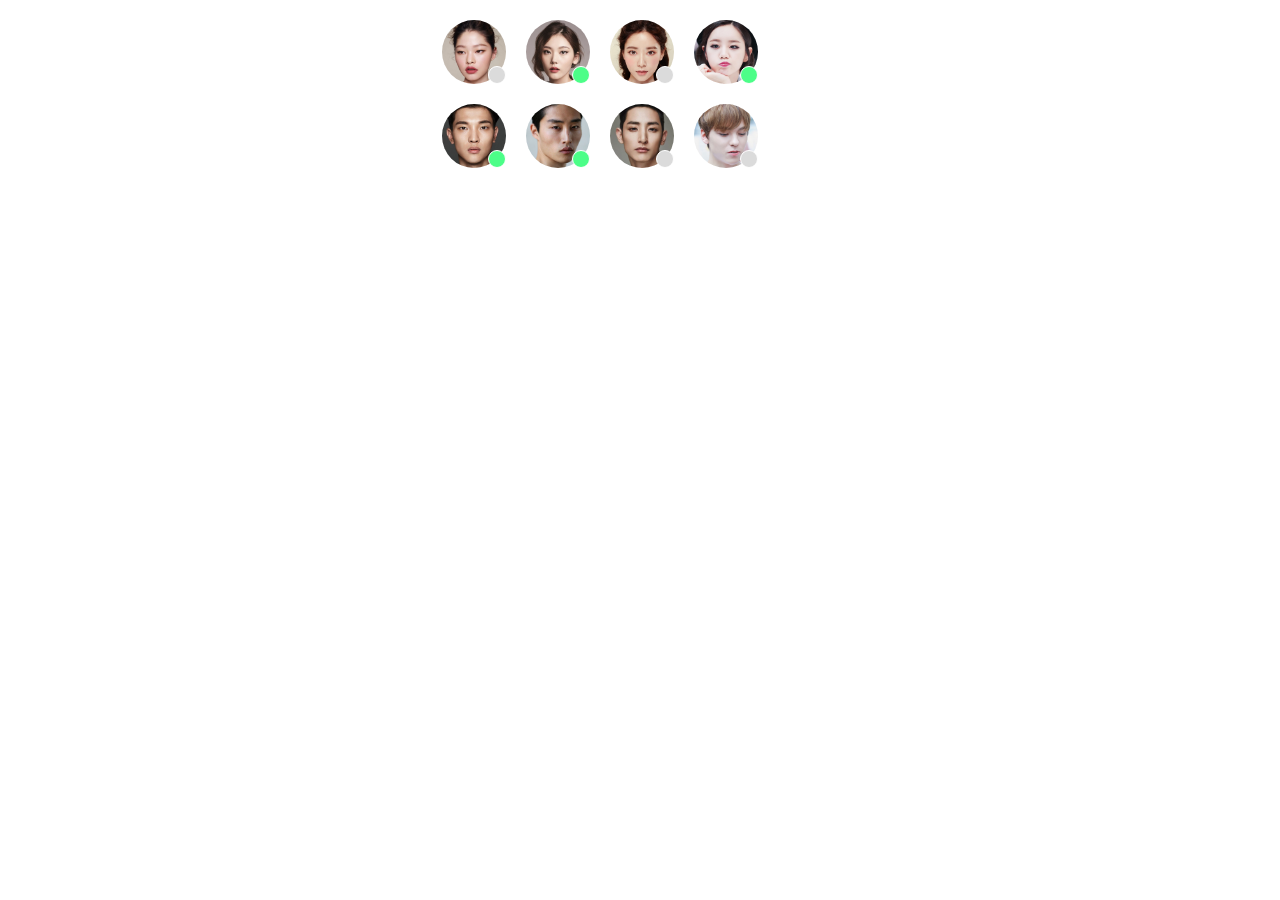
<file: avatars/avatars.html>
<!DOCTYPE html>
<html lang="ko-KR">
  <head>
    <meta charset="UTF-8" />
    <meta name="viewport" content="width=device-width, initial-scale=1.0" />
    <title>avatars | Techit</title>
    <link rel="stylesheet" href="./styles/avatars.css" />
  </head>
  <body>
    <main class="main">
      <section class="section">
        <h1 class="sr-only">homework avatar Layout</h1>
        <ul class="avatars-list">
          <li>
            <figure class="avatars-state">
              <img src="./../assets/images/face1.webp" alt="사용자의 프로필" width="64" height="64" />
              <figcaption class="circle"><span class="sr-only">비활성화 상태</span></figcaption>
            </figure>
          </li>
          <li>
            <figure class="avatars-state">
              <img src="./../assets/images/face2.webp" alt="사용자의 프로필" width="64" height="64" />
              <figcaption class="circle is--active"><span class="sr-only">활성화 상태</span></figcaption>
            </figure>
          </li>
          <li>
            <figure class="avatars-state">
              <img src="./../assets/images/face3.webp" alt="사용자의 프로필" width="64" height="64" />
              <figcaption class="circle"><span class="sr-only">비활성화 상태</span></figcaption>
            </figure>
          </li>
          <li>
            <figure class="avatars-state">
              <img src="./../assets/images/face4.webp" alt="사용자의 프로필" width="64" height="64" />
              <figcaption class="circle is--active"><span class="sr-only">활성화 상태</span></figcaption>
            </figure>
          </li>
          <li>
            <figure class="avatars-state">
              <img src="./../assets/images/face5.webp" alt="사용자의 프로필" width="64" height="64" />
              <figcaption class="circle is--active"><span class="sr-only">활성화 상태</span></figcaption>
            </figure>
          </li>
          <li>
            <figure class="avatars-state">
              <img src="./../assets/images/face6.webp" alt="사용자의 프로필" width="64" height="64" />
              <figcaption class="circle is--active"><span class="sr-only">활성화 상태</span></figcaption>
            </figure>
          </li>
          <li>
            <figure class="avatars-state">
              <img src="./../assets/images/face7.webp" alt="사용자의 프로필" width="64" height="64" />
              <figcaption class="circle"><span class="sr-only">비활성화 상태</span></figcaption>
            </figure>
          </li>
          <li>
            <figure class="avatars-state">
              <img src="./../assets/images/face8.webp" alt="사용자의 프로필" width="64" height="64" />
              <figcaption class="circle"><span class="sr-only">비활성화 상태</span></figcaption>
            </figure>
          </li>
        </ul>
      </section>
    </main>
  </body>
</html>
</file>
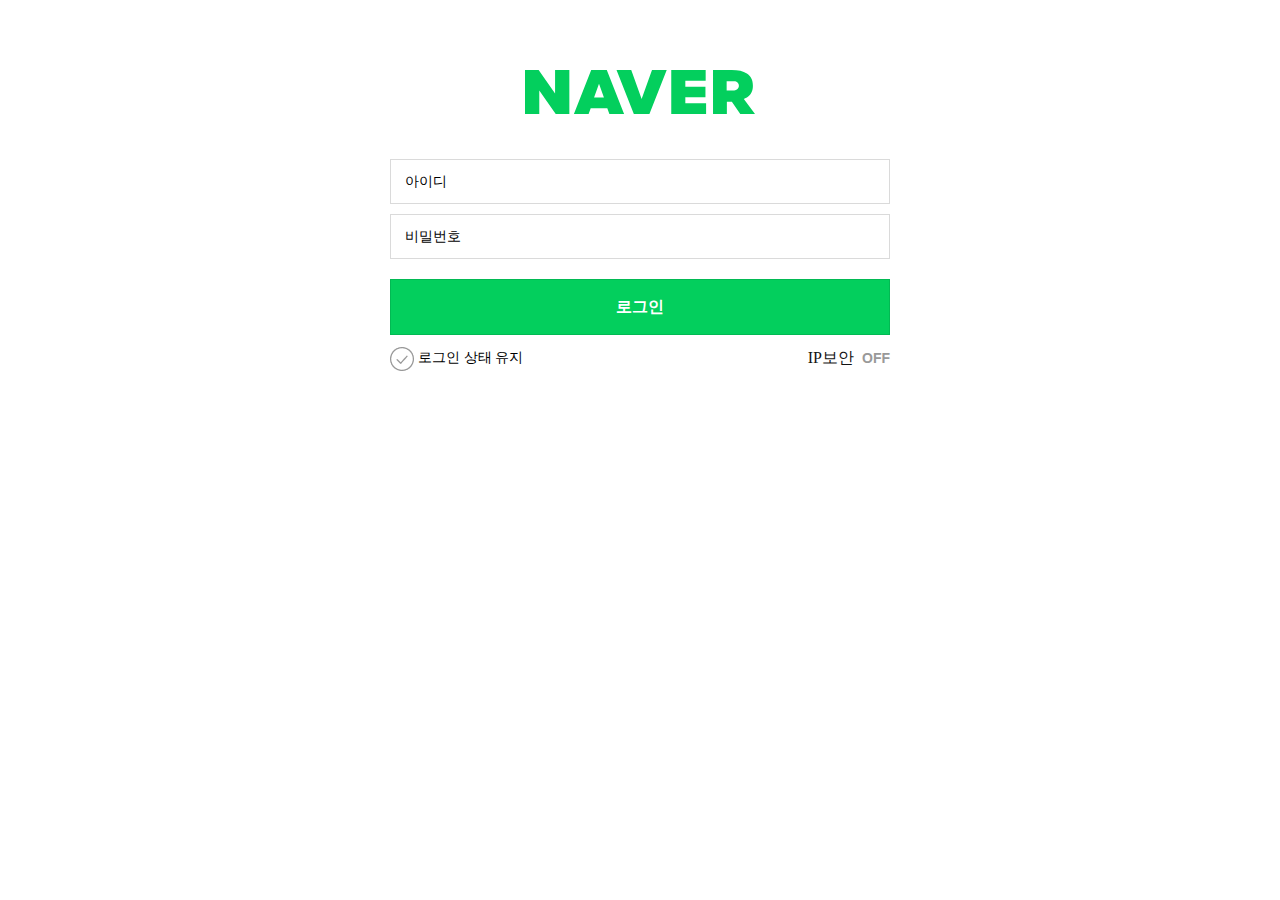
<file: login/login.html>
<!-- HTML 마크업을 작성해 주세요 -->
<!DOCTYPE html>
<html lang="ko-KR">
  <head>
    <meta charset="UTF-8" />
    <meta name="viewport" content="width=device-width, initial-scale=1.0" />
    <title>폼 서식양식 과제 | Techit</title>
    <link rel="stylesheet" href="./styles/login.css" />
    <script type="module" src="./js/login.js"></script>
  </head>
  <body>
    <div class="login-wrapper">
      <h1 class="brand">
        <a href="https://www.naver.com/" class="logo">
          <svg role="img" width="230" height="44" viewBox="0 0 230 44" fill="none" xmlns="http://www.w3.org/2000/svg" aria-labelledby="logo-title">
            <path d="M30.0764 23.5394L13.6301 0H0V43.9824H14.279V20.443L30.7252 43.9824H44.3554V0H30.0764V23.5394Z" fill="#03CF5D" />
            <title id="logo-title">네이버 로고</title>
            <path
              d="M66.2086 0L48.8973 43.9824H63.6132L65.701 38.1767H82.2929L84.3851 44H99.0967L81.7853 0.0175967L66.2086 0ZM69.0644 27.5946L73.9992 13.8545L78.9295 27.5946H69.0644Z"
              fill="#03CF5D"
            />
            <path d="M116.624 28.9184L106.234 0H91.5224L108.834 43.9824H124.41L141.722 0H127.006L116.624 28.9184Z" fill="#03CF5D" />
            <path d="M160.326 27.2735H180.449V16.7089H160.326V10.7801H180.666V0H146.264V43.9824H181.098V33.2023H160.326V27.2735Z" fill="#03CF5D" />
            <path
              d="M218.842 28.8921L220.166 28.3335C225.295 26.1959 227.903 21.5646 227.903 15.6885C227.903 10.1335 225.869 6.0124 221.861 3.47461C218.131 1.10396 213.298 0 206.642 0H188.024V43.9824H201.87V31.6937H206.849L215.284 43.9824H230L218.842 28.8921ZM209.228 20.4826H201.654V11.2111H209.228C210.462 11.2111 211.645 11.6995 212.518 12.5689C213.39 13.4383 213.88 14.6174 213.88 15.8469C213.88 17.0763 213.39 18.2555 212.518 19.1248C211.645 19.9942 210.462 20.4826 209.228 20.4826V20.4826Z"
              fill="#03CF5D"
            />
          </svg>
        </a>
      </h1>
      <form action="/" method="post" class="login-form" id="loginForm">
        <input type="text" class="login-form__username" id="username" name="username" placeholder="아이디" required />
        <label for="username" class="sr-only">아이디</label>
        <p id="usernameError" class="error-message">아이디는 이메일을 입력해 주세요</p>
        <input type="password" class="login-form__password" id="password" name="password" placeholder="비밀번호" required />
        <label for="password" class="sr-only">비밀번호</label>
        <p id="passwordError" class="error-message">비밀번호는 10자리 이상 입력해 주세요</p>
        <button type="submit" class="btn-login green" id="loginButton">로그인</button>
      </form>
      <form action="/" method="post" class="state-form">
        <div class="keep">
          <input type="checkbox" class="keep__check" id="keep" name="keep" />
          <label for="keep" class="keep__label" tabindex="0">로그인 상태 유지</label>
        </div>
        <div class="security">
          <a href="./pages/ip_security.html" class="security__link font-base">IP보안</a>
          <button type="button" class="switch-button" id="switch" tabindex="0">off</button>
        </div>
      </form>
    </div>
  </body>
</html>
</file>
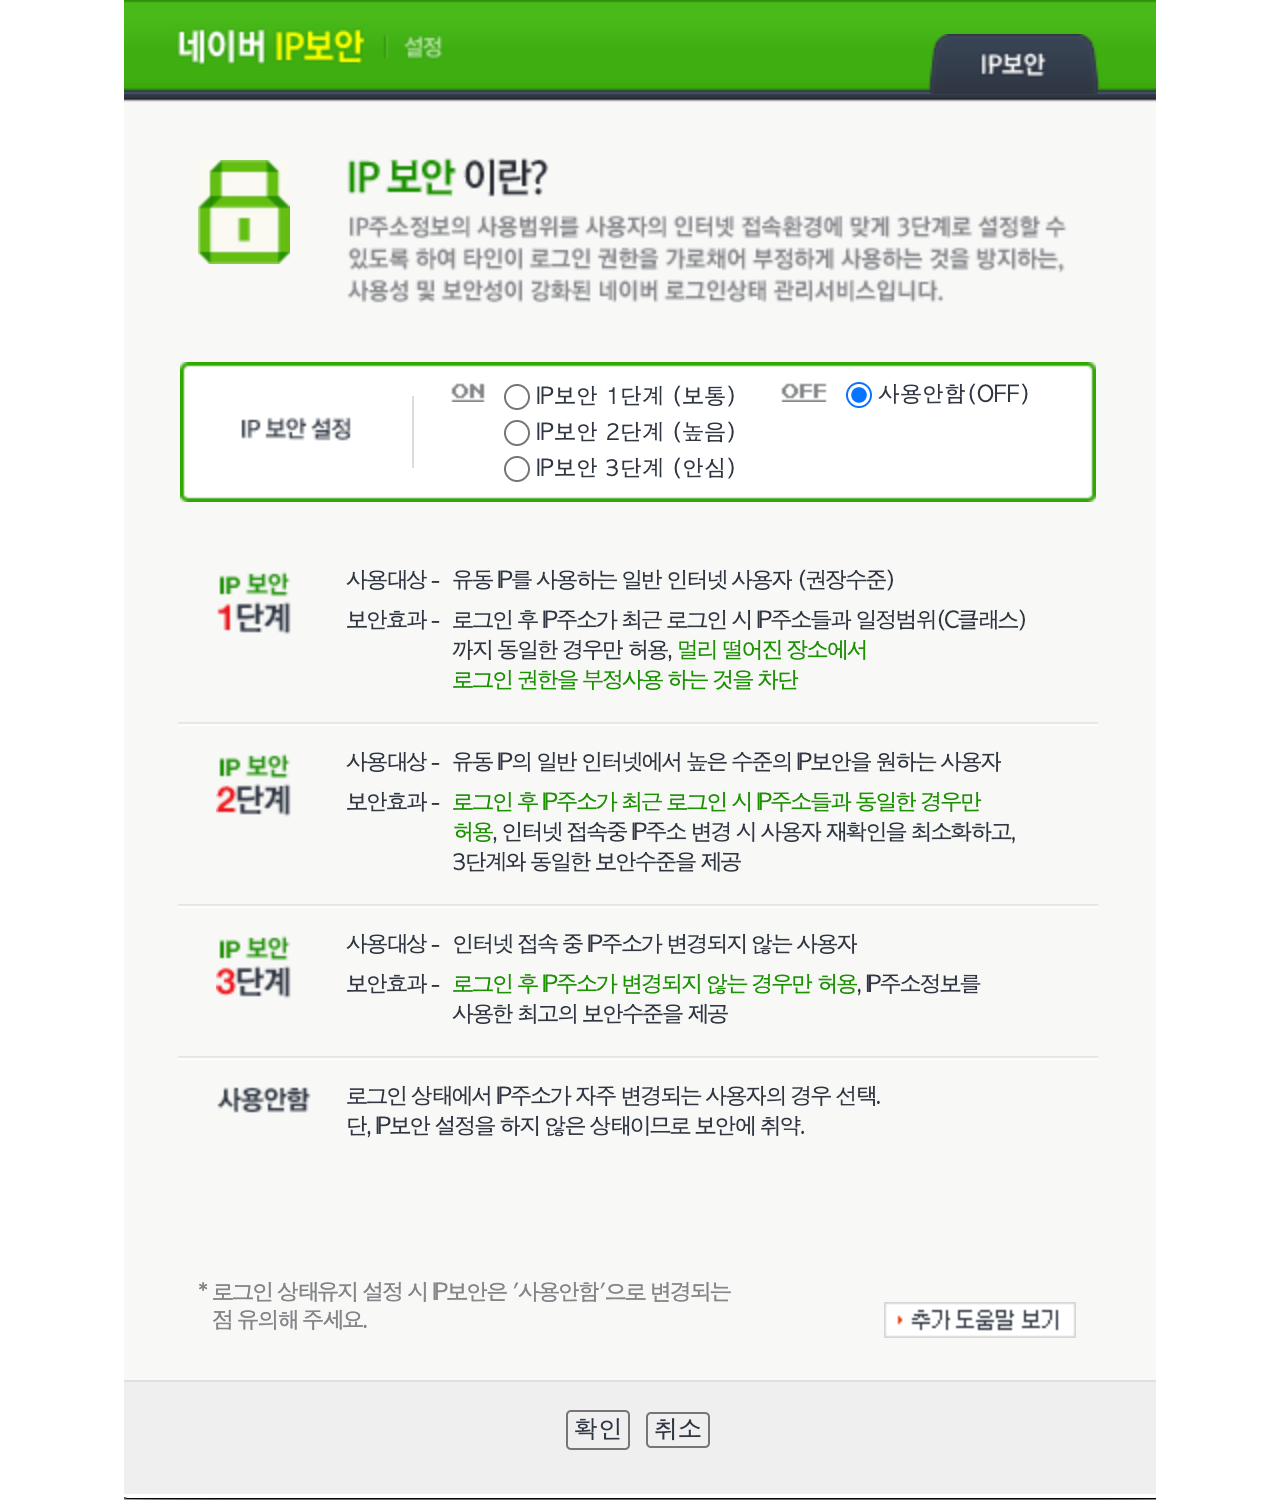
<file: login/pages/ip_security.html>
<!DOCTYPE html>
<html lang="ko">

  <head>
    <meta charset="UTF-8" />
    <meta name="viewport" content="width=device-width, initial-scale=1.0" />
    <title>네이버 IP 보안 로그인</title>
    <style>
      body {
        margin: 0;
      }

      div {
        display: flex;
        justify-content: center;
      }

      img {
        max-width: 100%;
        height: auto;
        margin: 0 auto;
      }
    </style>
  </head>

  <body>
    <div>
      <img src="ip-security.png" alt="IP 보안 이란?..." />
    </div>
  </body>

</html>
</file>
<file: avatars/styles/avatars.css>
/* Reset css */
* {
  margin: 0;
  padding: 0;
  box-sizing: border-box;
}
ul,
li {
  list-style: none;
}
a {
  text-decoration: none;
  color: inherit;
}
.sr-only {
  position: absolute;
  width: 1px;
  height: 1px;
  padding: 0;
  margin: -1px;
  overflow: hidden;
  clip: rect(0, 0, 0, 0);
  white-space: nowrap;
  border-width: 0;
}

.avatars-list {
  display: flow-root;
  inline-size: 396px;
  margin: 20px auto;
  > li {
    position: relative;
    float: inline-start;
    margin-block-end: 20px;
    margin-inline-end: 20px;

    &:nth-of-type(4),
    &:nth-of-type(8) {
      margin-inline-end: 0;
    }
    &:nth-of-type(5),
    &:nth-of-type(6),
    &:nth-of-type(7),
    &:nth-of-type(8) {
      margin-block-end: 0;
    }
  }
}

.avatars-state {
  img {
    display: block;
    border-radius: 1000px;
  }
}

/* 활성화 비활성화 상태 */
.circle {
  position: absolute;
  inset-block-end: 0;
  inset-inline-end: 0;
  inline-size: 18px;
  aspect-ratio: 1;
  border-radius: 1000px;
  border: 1px solid #fff;
  background-color: #dbdbdb;
}
.is--active {
  background-color: #4cfe88;
}

/* flex 브라우저 환경 */
@supports (display: flex) {
  .avatars-list {
    display: flex;
    flex-flow: row wrap;
    gap: 20px;
    > li {
      margin: 0;
    }
  }
}
</file>
<file: login/styles/login.css>
/* CSS를 활용하여 레이아웃 및 스타일링을 완성해주세요 */
@layer Variable, Reset, Layout, Components, Accessibility;

@layer Variable {
  :root {
    --focus-border-color: #24388d;
    --button-bg-color: #03cf5d;
    --input-border-color: #dadada;
    --white: #fff;
    --gray99: 999;
  }
}
@layer Reset {
  /*! 에릭 마이어 reset.css */
  html,
  body,
  div,
  span,
  applet,
  object,
  iframe,
  h1,
  h2,
  h3,
  h4,
  h5,
  h6,
  p,
  blockquote,
  pre,
  a,
  abbr,
  acronym,
  address,
  big,
  cite,
  code,
  del,
  dfn,
  em,
  img,
  ins,
  kbd,
  q,
  s,
  samp,
  small,
  strike,
  strong,
  sub,
  sup,
  tt,
  var,
  b,
  u,
  i,
  center,
  dl,
  dt,
  dd,
  ol,
  ul,
  li,
  fieldset,
  form,
  label,
  legend,
  table,
  caption,
  tbody,
  tfoot,
  thead,
  tr,
  th,
  td,
  article,
  aside,
  canvas,
  details,
  embed,
  figure,
  figcaption,
  footer,
  header,
  hgroup,
  menu,
  nav,
  output,
  ruby,
  section,
  summary,
  time,
  mark,
  audio,
  video {
    margin: 0;
    padding: 0;
    border: 0;
    font-size: 100%;
    font: inherit;
    vertical-align: baseline;
  }
  /* HTML5 display-role reset for older browsers */
  article,
  aside,
  details,
  figcaption,
  figure,
  footer,
  header,
  hgroup,
  menu,
  nav,
  section {
    display: block;
  }
  body {
    line-height: 1.5;
  }
  ol,
  ul {
    list-style: none;
  }
  blockquote,
  q {
    quotes: none;
  }
  blockquote:before,
  blockquote:after,
  q:before,
  q:after {
    content: "";
    content: none;
  }
  table {
    border-collapse: collapse;
    border-spacing: 0;
  }
  a {
    text-decoration: none;
    color: inherit;
  }
  button {
    background-color: transparent;
    border: 0;
    outline: 0;
    cursor: pointer;
  }
  input:focus,
  textarea:focus,
  select:focus,
  label:focus,
  a:focus {
    outline: none;
    border: 1px solid var(--focus-border-color);
    box-sizing: border-box;
  }
}
@layer Layout {
  :is(.login-wrapper, .login-form) {
    display: flex;
    flex-flow: column wrap;
    justify-content: center;
    align-items: center;
  }

  .login-wrapper {
    --minwidth-content-size: 290px;

    padding: 4.375rem 1.25rem 6.9375rem;
    min-inline-size: var(--minwidth-content-size);

    @media (min-width: 768px) {
      inline-size: 500px;
      margin-inline: auto;
    }
  }
  .brand {
    flex: 0 0 auto;
    align-self: center;
  }
  .logo {
    display: block;
    block-size: 2.75rem;
  }
}
@layer Compoents {
  @layer Button {
    .btn-login {
      display: inline-flex;
      align-items: center;
      justify-content: center;

      /* 색상 */
      &.green {
        background-color: var(--button-bg-color);
      }
    }
    .switch-button {
      text-transform: uppercase;
      color: var(--security-switch-color);
      font-size: 0.875rem;
      font-weight: 700;
      line-height: 1.3125rem;
      padding-inline: 0;
    }
  }
  @layer Form {
    .login-form {
      flex: 1;
      width: 100%;
      margin-block-start: 2.8125rem;

      input {
        border: 1px solid var(--input-border-color);
        padding-inline: 0.875rem;
        block-size: 2.8125rem;

        &::placeholder {
          color: var(--gray99);
          font-size: 0.875rem;
          font-weight: 400;
        }
        &:focus {
          border-color: #03cf5d;
          background-color: #e9f0fd;
          outline: none;
        }
      }

      input,
      button {
        inline-size: 100%;
        box-sizing: border-box;
      }

      .login-form__password {
        margin-block-start: 0.625rem;
      }
      .btn-login {
        color: var(--white);
        font-size: 1rem;
        font-weight: 700;
        block-size: 3.5rem;
        margin-block-start: 1.25rem;

        @media (min-width: 768px) {
          border: 1px solid rgba(0, 0, 0, 0.1);
        }
      }
    }
    .state-form {
      --security-switch-color: #999;

      display: flex;
      width: 100%;
      margin-block-start: 0.625rem;
      justify-content: space-between;

      .keep {
        order: 1;
        input {
          overflow: hidden;
          display: block;
          position: absolute;
          border: 0;
          inline-size: 1px;
          block-size: 1px;
          clip: rect(1px, 1px, 1px, 1px);

          + label {
            display: inline-block;
            padding-inline-start: 1.75rem;
            inline-size: 100%;
            block-size: 1.5rem;
            font-size: 0.875rem;
            background: url(./../../assets/login/unchecked.png) no-repeat;
          }
          &:checked {
            + label {
              background: url(./../../assets/login/checked.png) no-repeat;
            }
          }
        }

        @media (min-width: 768px) {
          order: 0;
        }
      }
      .security {
        display: flex;
        flex-flow: row nowrap;
        align-items: center;
        gap: 0.5rem;
        visibility: hidden;

        @media (min-width: 768px) {
          visibility: visible;
        }
      }
    }
  }
  @layer Error {
    .error-message {
      --error-text-color: #ff1414;

      overflow: hidden;
      align-self: start;
      opacity: 0;
      block-size: 0;
      color: var(--error-text-color);
      font-size: 0.75rem;
      transition: opacity 0.3s ease, height 0.3s ease;
      line-height: 1.125rem;
      padding-block-start: 0;
    }
  }
  @layer Font {
    /* Custom Properties */
    .font-base {
      font-size: 1rem;
      color: #121212;
    }
  }
}
@layer Accessibility {
  .sr-only {
    position: absolute;
    width: 1px;
    height: 1px;
    padding: 0;
    margin: -1px;
    overflow: hidden;
    clip: rect(0, 0, 0, 0);
    white-space: nowrap;
    border-width: 0;
  }
}
</file>
